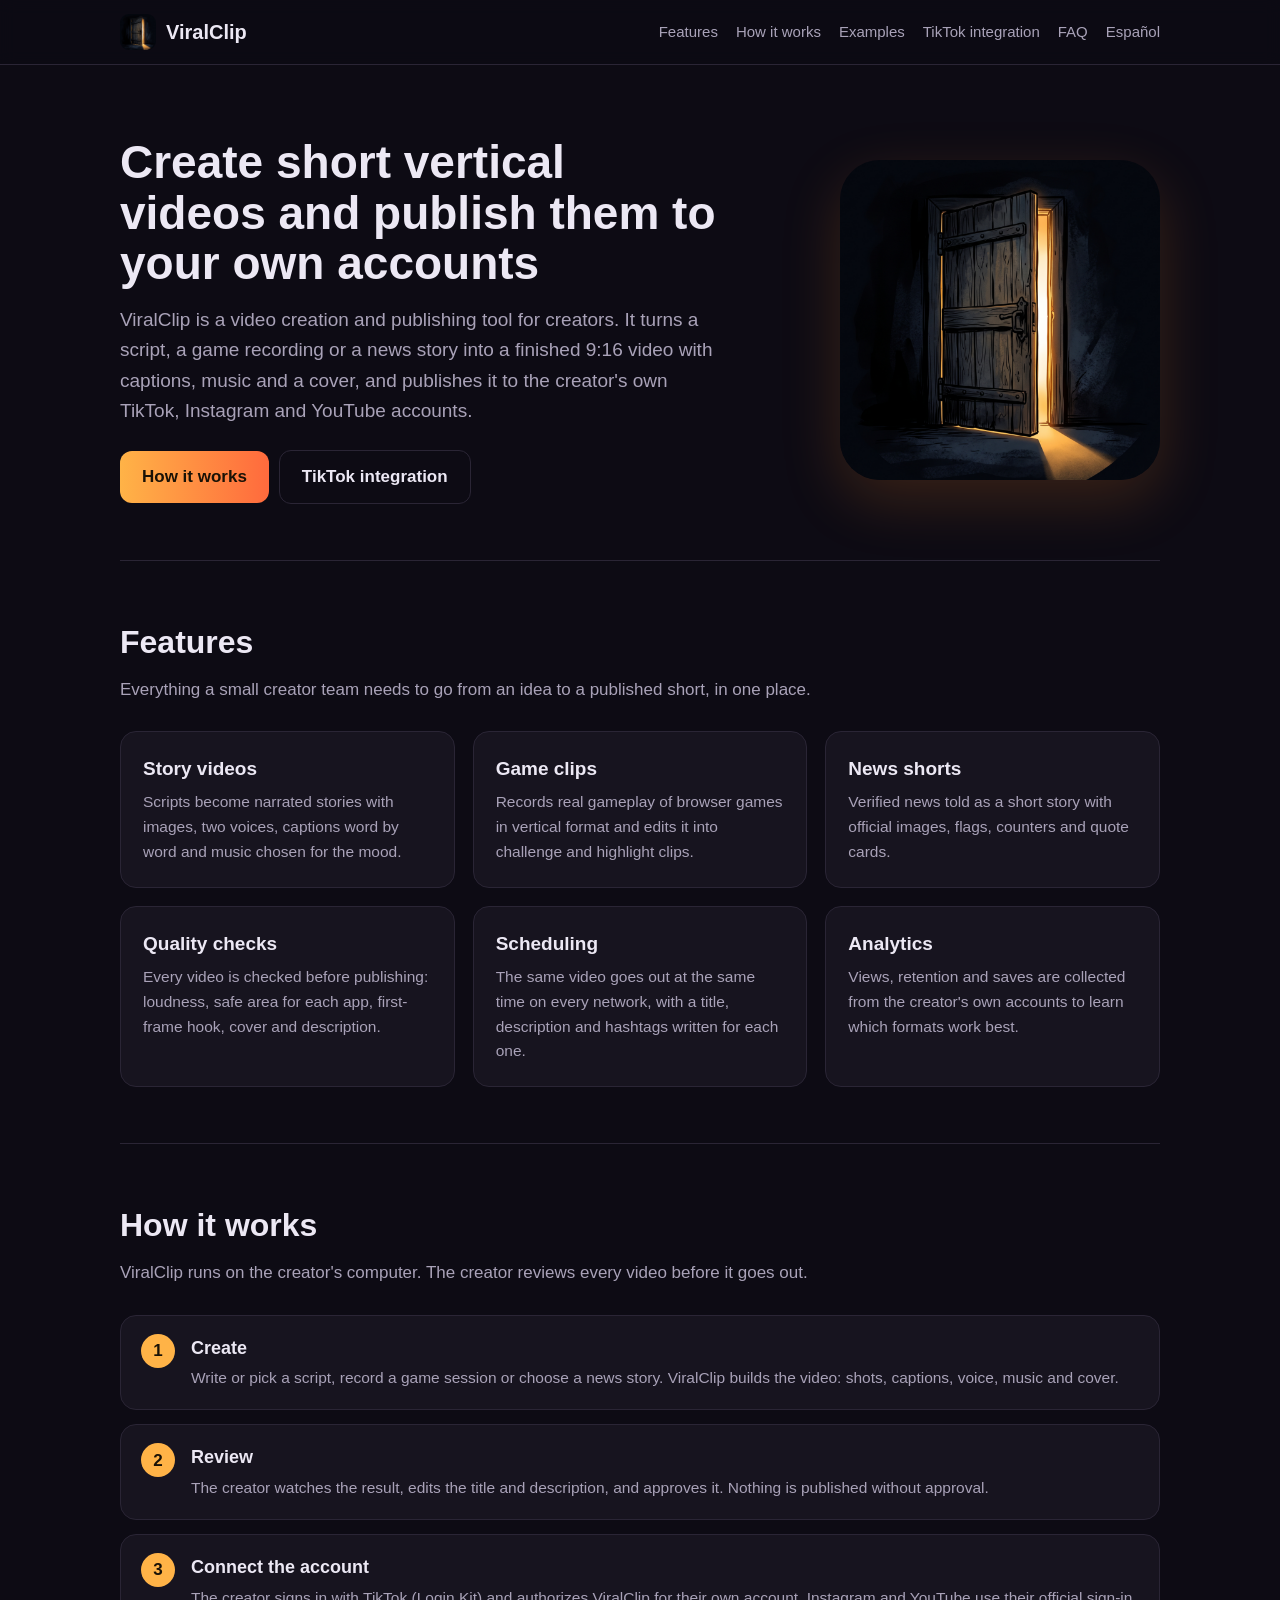
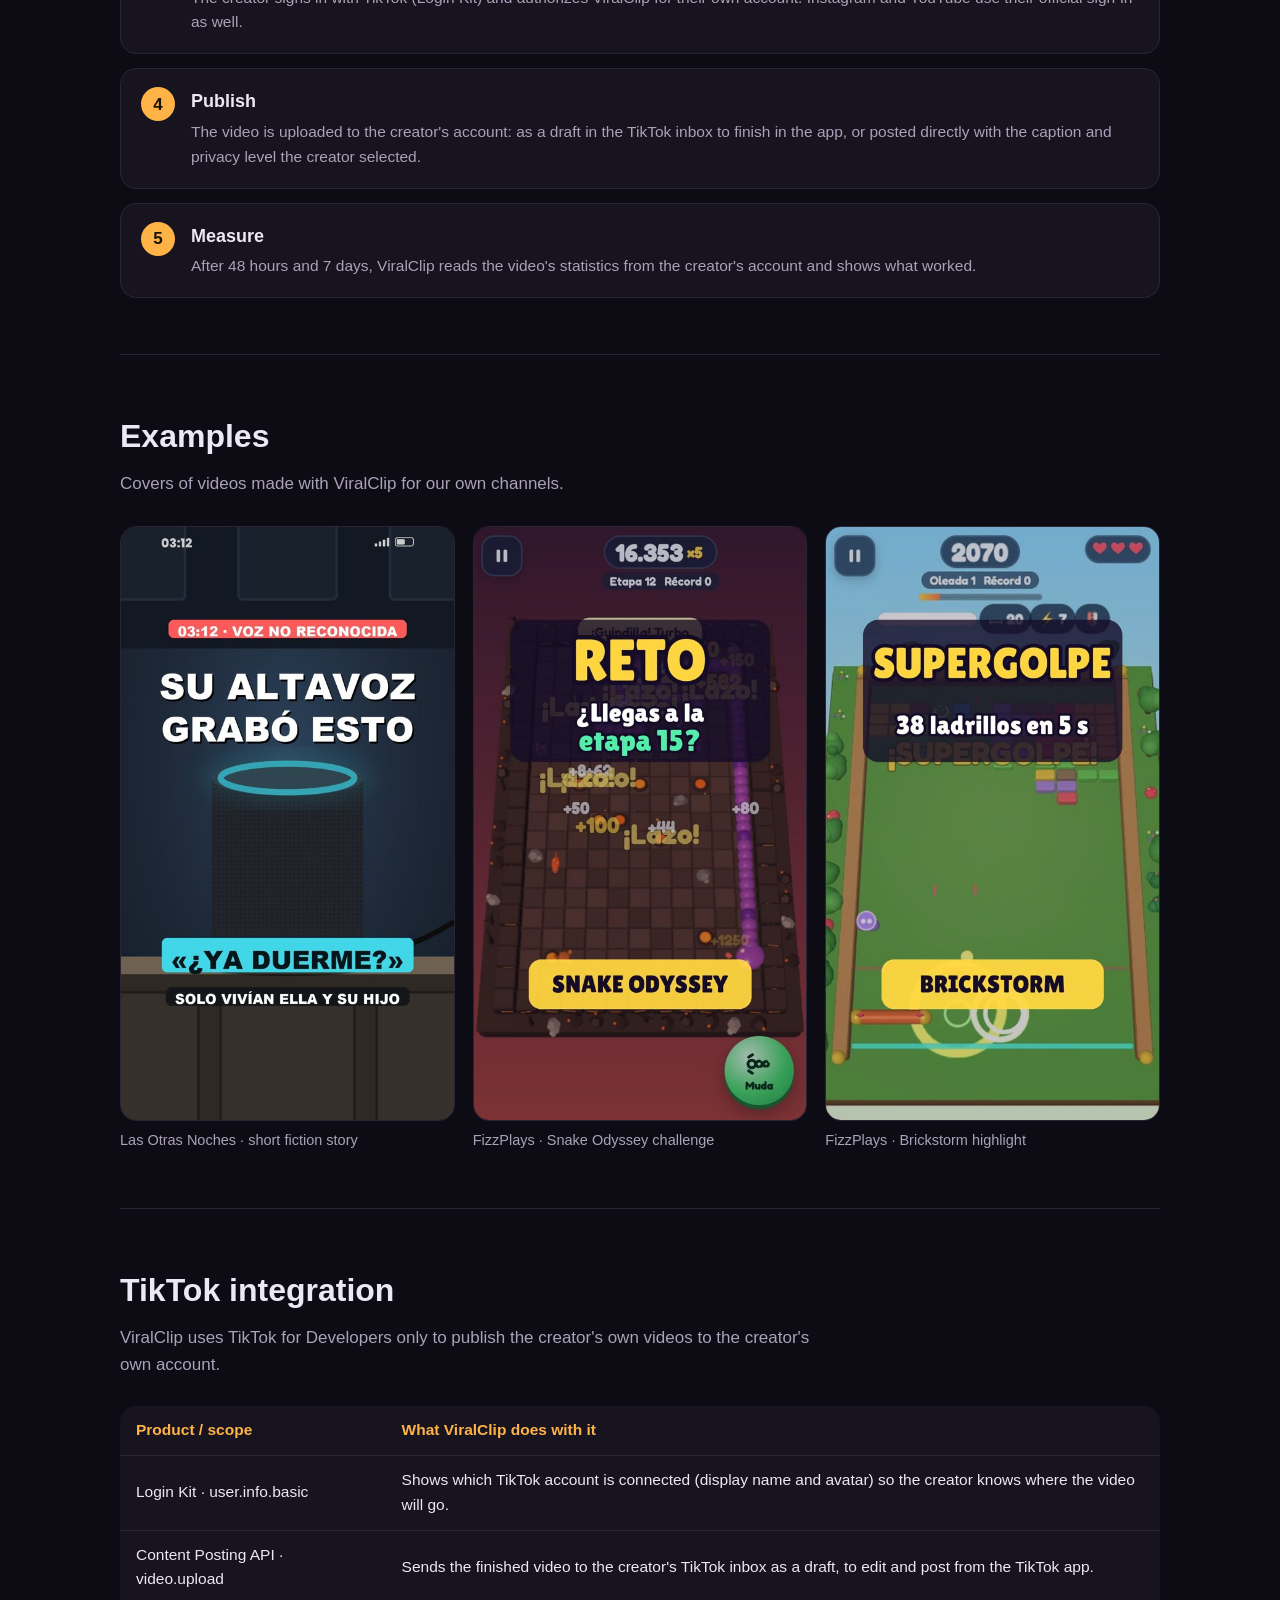
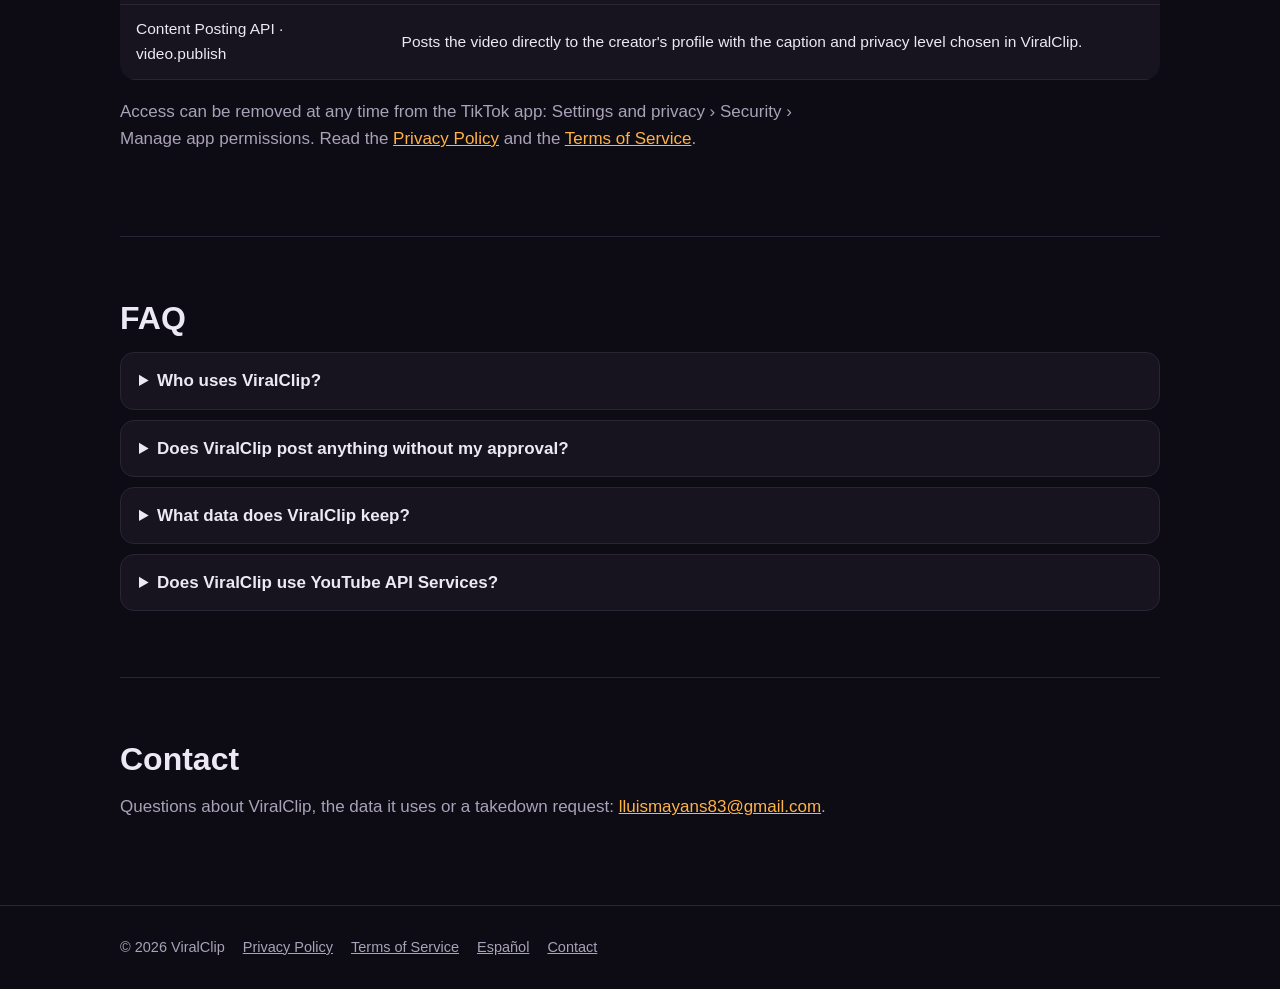
<file: index.html>
<!doctype html><html lang="en"><head><meta charset="utf-8"><meta name="viewport" content="width=device-width,initial-scale=1"><link rel="icon" href="favicon.ico" sizes="any"><link rel="icon" type="image/png" sizes="32x32" href="img/icono-32.png"><link rel="icon" type="image/png" sizes="192x192" href="img/icono-192.png"><link rel="apple-touch-icon" href="img/icono-180.png"><link rel="stylesheet" href="estilo.css">
<title>ViralClip · Create and publish vertical videos to your own accounts</title>
<meta name="description" content="ViralClip is a creator tool to make short vertical videos (stories, game clips, news) and publish them to the creator's own TikTok, Instagram and YouTube accounts.">
<meta property="og:title" content="ViralClip"><meta property="og:image" content="img/icono-1024.png"></head><body>
<header><div class="wrap"><a class="marca" href="./"><img src="img/icono-192.png" alt="ViralClip icon">ViralClip</a>
<nav><a href="#features">Features</a><a href="#how">How it works</a><a href="#examples">Examples</a><a href="#tiktok">TikTok integration</a><a href="#faq">FAQ</a><a href="es.html">Español</a></nav></div></header>
<main class="wrap">
<div class="hero"><div><h1>Create short vertical videos and publish them to your own accounts</h1>
<p>ViralClip is a video creation and publishing tool for creators. It turns a script, a game recording or a news story into a finished 9:16 video with captions, music and a cover, and publishes it to the creator's own TikTok, Instagram and YouTube accounts.</p>
<a class="btn" href="#how">How it works</a><a class="btn sec" href="#tiktok">TikTok integration</a></div>
<img class="icono" src="img/icono-1024.png" alt="ViralClip app icon: an open door with warm light"></div>

<section id="features"><h2>Features</h2><p class="intro">Everything a small creator team needs to go from an idea to a published short, in one place.</p>
<div class="grid">
<div class="card"><h3>Story videos</h3><p>Scripts become narrated stories with images, two voices, captions word by word and music chosen for the mood.</p></div>
<div class="card"><h3>Game clips</h3><p>Records real gameplay of browser games in vertical format and edits it into challenge and highlight clips.</p></div>
<div class="card"><h3>News shorts</h3><p>Verified news told as a short story with official images, flags, counters and quote cards.</p></div>
<div class="card"><h3>Quality checks</h3><p>Every video is checked before publishing: loudness, safe area for each app, first-frame hook, cover and description.</p></div>
<div class="card"><h3>Scheduling</h3><p>The same video goes out at the same time on every network, with a title, description and hashtags written for each one.</p></div>
<div class="card"><h3>Analytics</h3><p>Views, retention and saves are collected from the creator's own accounts to learn which formats work best.</p></div>
</div></section>

<section id="how"><h2>How it works</h2><p class="intro">ViralClip runs on the creator's computer. The creator reviews every video before it goes out.</p>
<div class="pasos">
<div class="paso"><h3>Create</h3><p>Write or pick a script, record a game session or choose a news story. ViralClip builds the video: shots, captions, voice, music and cover.</p></div>
<div class="paso"><h3>Review</h3><p>The creator watches the result, edits the title and description, and approves it. Nothing is published without approval.</p></div>
<div class="paso"><h3>Connect the account</h3><p>The creator signs in with TikTok (Login Kit) and authorizes ViralClip for their own account. Instagram and YouTube use their official sign-in as well.</p></div>
<div class="paso"><h3>Publish</h3><p>The video is uploaded to the creator's account: as a draft in the TikTok inbox to finish in the app, or posted directly with the caption and privacy level the creator selected.</p></div>
<div class="paso"><h3>Measure</h3><p>After 48 hours and 7 days, ViralClip reads the video's statistics from the creator's account and shows what worked.</p></div>
</div></section>

<section id="examples"><h2>Examples</h2><p class="intro">Covers of videos made with ViralClip for our own channels.</p>
<div class="ejemplos">
<figure><img src="img/ej-historia.jpg" alt="Story video cover"><figcaption>Las Otras Noches · short fiction story</figcaption></figure>
<figure><img src="img/ej-fizzplays.jpg" alt="Snake game challenge cover"><figcaption>FizzPlays · Snake Odyssey challenge</figcaption></figure>
<figure><img src="img/ej-brickstorm.jpg" alt="Brickstorm game clip cover"><figcaption>FizzPlays · Brickstorm highlight</figcaption></figure>
</div></section>

<section id="tiktok"><h2>TikTok integration</h2><p class="intro">ViralClip uses TikTok for Developers only to publish the creator's own videos to the creator's own account.</p>
<table><tr><th>Product / scope</th><th>What ViralClip does with it</th></tr>
<tr><td>Login Kit · user.info.basic</td><td>Shows which TikTok account is connected (display name and avatar) so the creator knows where the video will go.</td></tr>
<tr><td>Content Posting API · video.upload</td><td>Sends the finished video to the creator's TikTok inbox as a draft, to edit and post from the TikTok app.</td></tr>
<tr><td>Content Posting API · video.publish</td><td>Posts the video directly to the creator's profile with the caption and privacy level chosen in ViralClip.</td></tr></table>
<p class="intro" style="margin-top:18px">Access can be removed at any time from the TikTok app: Settings and privacy › Security › Manage app permissions. Read the <a href="privacidad.html">Privacy Policy</a> and the <a href="condiciones.html">Terms of Service</a>.</p></section>

<section id="faq"><h2>FAQ</h2>
<details><summary>Who uses ViralClip?</summary><p>ViralClip is used by its author and team to run their own channels: Las Otras Noches (stories), NoviralClip (news) and FizzPlays (browser games).</p></details>
<details><summary>Does ViralClip post anything without my approval?</summary><p>No. Each video is reviewed and approved before it is uploaded or scheduled.</p></details>
<details><summary>What data does ViralClip keep?</summary><p>Only what is needed to publish and measure: the access token of the connected account and the statistics of the videos it published. See the Privacy Policy.</p></details>
<details><summary>Does ViralClip use YouTube API Services?</summary><p>Yes, to upload videos to the author's own YouTube channels. See the YouTube Terms of Service and the Google Privacy Policy, linked in our Privacy Policy.</p></details>
</section>

<section id="contact"><h2>Contact</h2><p class="intro">Questions about ViralClip, the data it uses or a takedown request: <a href="mailto:lluismayans83@gmail.com">lluismayans83@gmail.com</a>.</p></section>
</main>
<footer><div class="wrap"><span>© 2026 ViralClip</span><a href="privacidad.html">Privacy Policy</a><a href="condiciones.html">Terms of Service</a><a href="es.html">Español</a><a href="mailto:lluismayans83@gmail.com">Contact</a></div></footer>
</body></html>
</file>
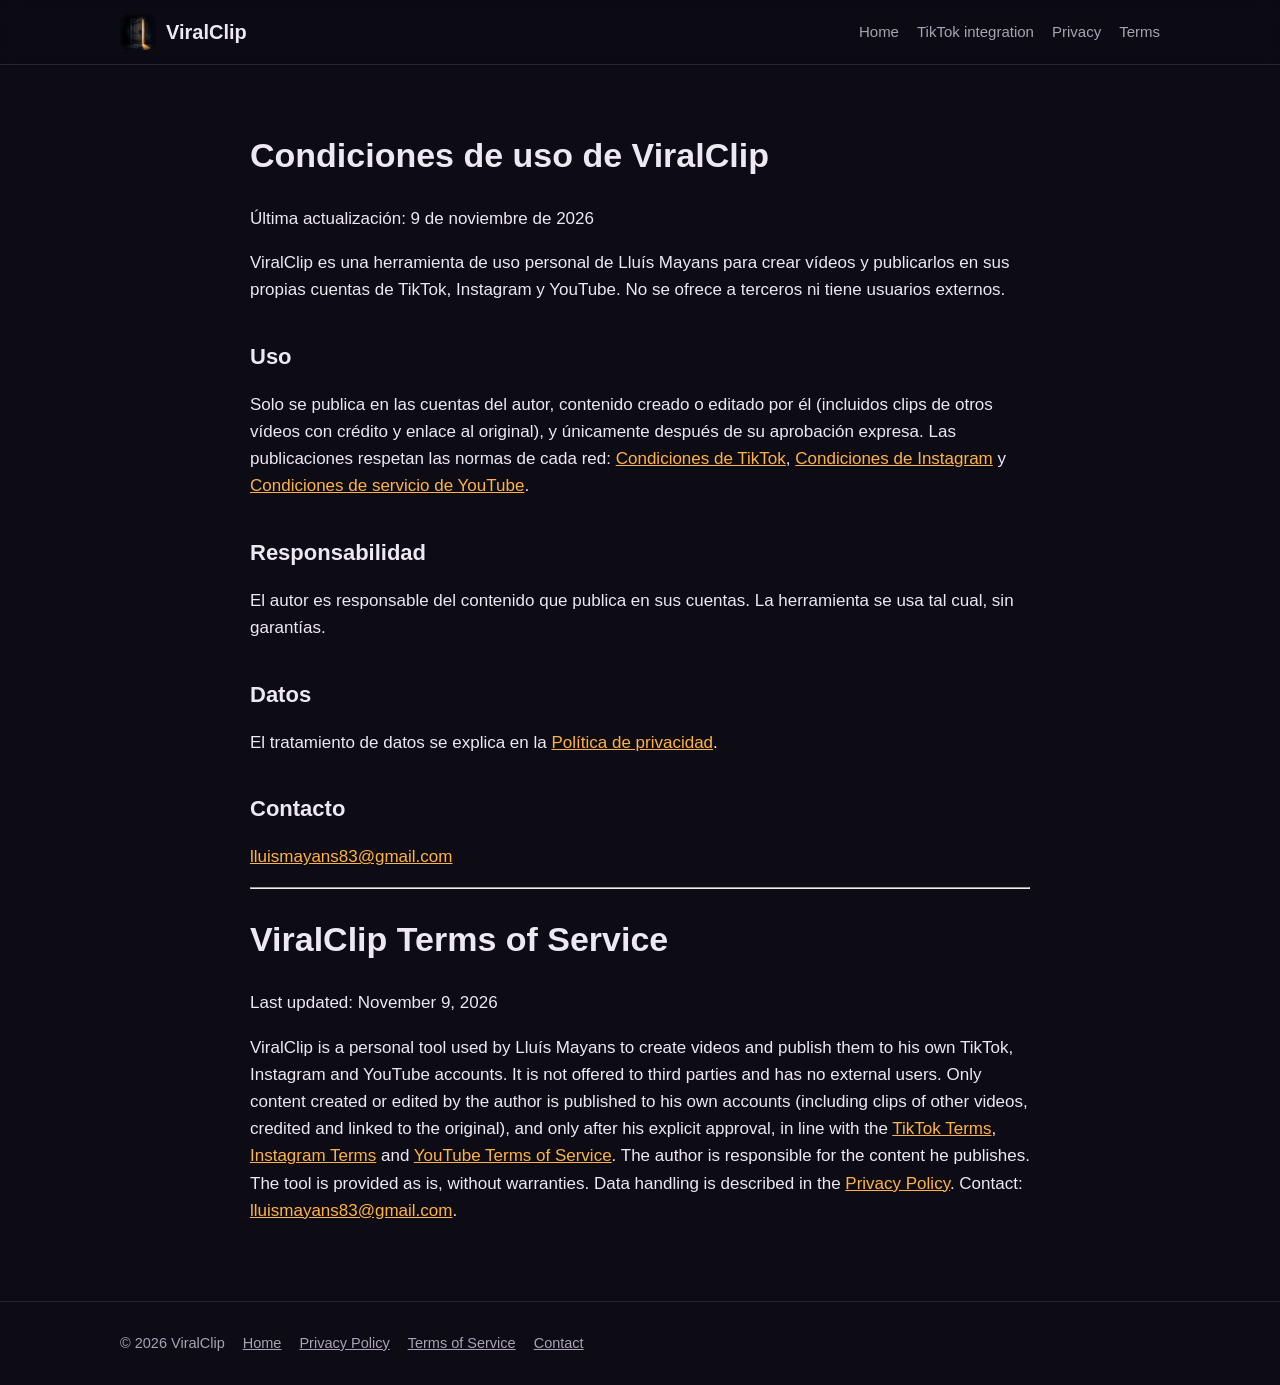
<file: condiciones.html>
<!doctype html><html lang="es"><head><title>Condiciones · ViralClip</title><meta charset="utf-8"><meta name="viewport" content="width=device-width,initial-scale=1"><link rel="icon" href="favicon.ico" sizes="any"><link rel="icon" type="image/png" sizes="32x32" href="img/icono-32.png"><link rel="icon" type="image/png" sizes="192x192" href="img/icono-192.png"><link rel="apple-touch-icon" href="img/icono-180.png"><link rel="stylesheet" href="estilo.css"></head><body><header><div class="wrap"><a class="marca" href="./"><img src="img/icono-192.png" alt="ViralClip icon">ViralClip</a><nav><a href="./">Home</a><a href="./#tiktok">TikTok integration</a><a href="privacidad.html">Privacy</a><a href="condiciones.html">Terms</a></nav></div></header><main class="doc"><h1>Condiciones de uso de ViralClip</h1><p>Última actualización: 9 de noviembre de 2026</p>
<p>ViralClip es una herramienta de uso personal de Lluís Mayans para crear vídeos y publicarlos en sus propias cuentas de TikTok, Instagram y YouTube. No se ofrece a terceros ni tiene usuarios externos.</p>
<h2>Uso</h2><p>Solo se publica en las cuentas del autor, contenido creado o editado por él (incluidos clips de otros vídeos con crédito y enlace al original), y únicamente después de su aprobación expresa. Las publicaciones respetan las normas de cada red: <a href="https://www.tiktok.com/legal/terms-of-service">Condiciones de TikTok</a>, <a href="https://help.instagram.com/581066165581870">Condiciones de Instagram</a> y <a href="https://www.youtube.com/t/terms">Condiciones de servicio de YouTube</a>.</p>
<h2>Responsabilidad</h2><p>El autor es responsable del contenido que publica en sus cuentas. La herramienta se usa tal cual, sin garantías.</p>
<h2>Datos</h2><p>El tratamiento de datos se explica en la <a href="privacidad.html">Política de privacidad</a>.</p>
<h2>Contacto</h2><p><a href="mailto:lluismayans83@gmail.com">lluismayans83@gmail.com</a></p><hr><h1>ViralClip Terms of Service</h1><p>Last updated: November 9, 2026</p>
<p>ViralClip is a personal tool used by Lluís Mayans to create videos and publish them to his own TikTok, Instagram and YouTube accounts. It is not offered to third parties and has no external users. Only content created or edited by the author is published to his own accounts (including clips of other videos, credited and linked to the original), and only after his explicit approval, in line with the <a href="https://www.tiktok.com/legal/terms-of-service">TikTok Terms</a>, <a href="https://help.instagram.com/581066165581870">Instagram Terms</a> and <a href="https://www.youtube.com/t/terms">YouTube Terms of Service</a>. The author is responsible for the content he publishes. The tool is provided as is, without warranties. Data handling is described in the <a href="privacidad.html">Privacy Policy</a>. Contact: <a href="mailto:lluismayans83@gmail.com">lluismayans83@gmail.com</a>.</p></main><footer><div class="wrap"><span>© 2026 ViralClip</span><a href="./">Home</a><a href="privacidad.html">Privacy Policy</a><a href="condiciones.html">Terms of Service</a><a href="mailto:lluismayans83@gmail.com">Contact</a></div></footer></body></html>
</file>
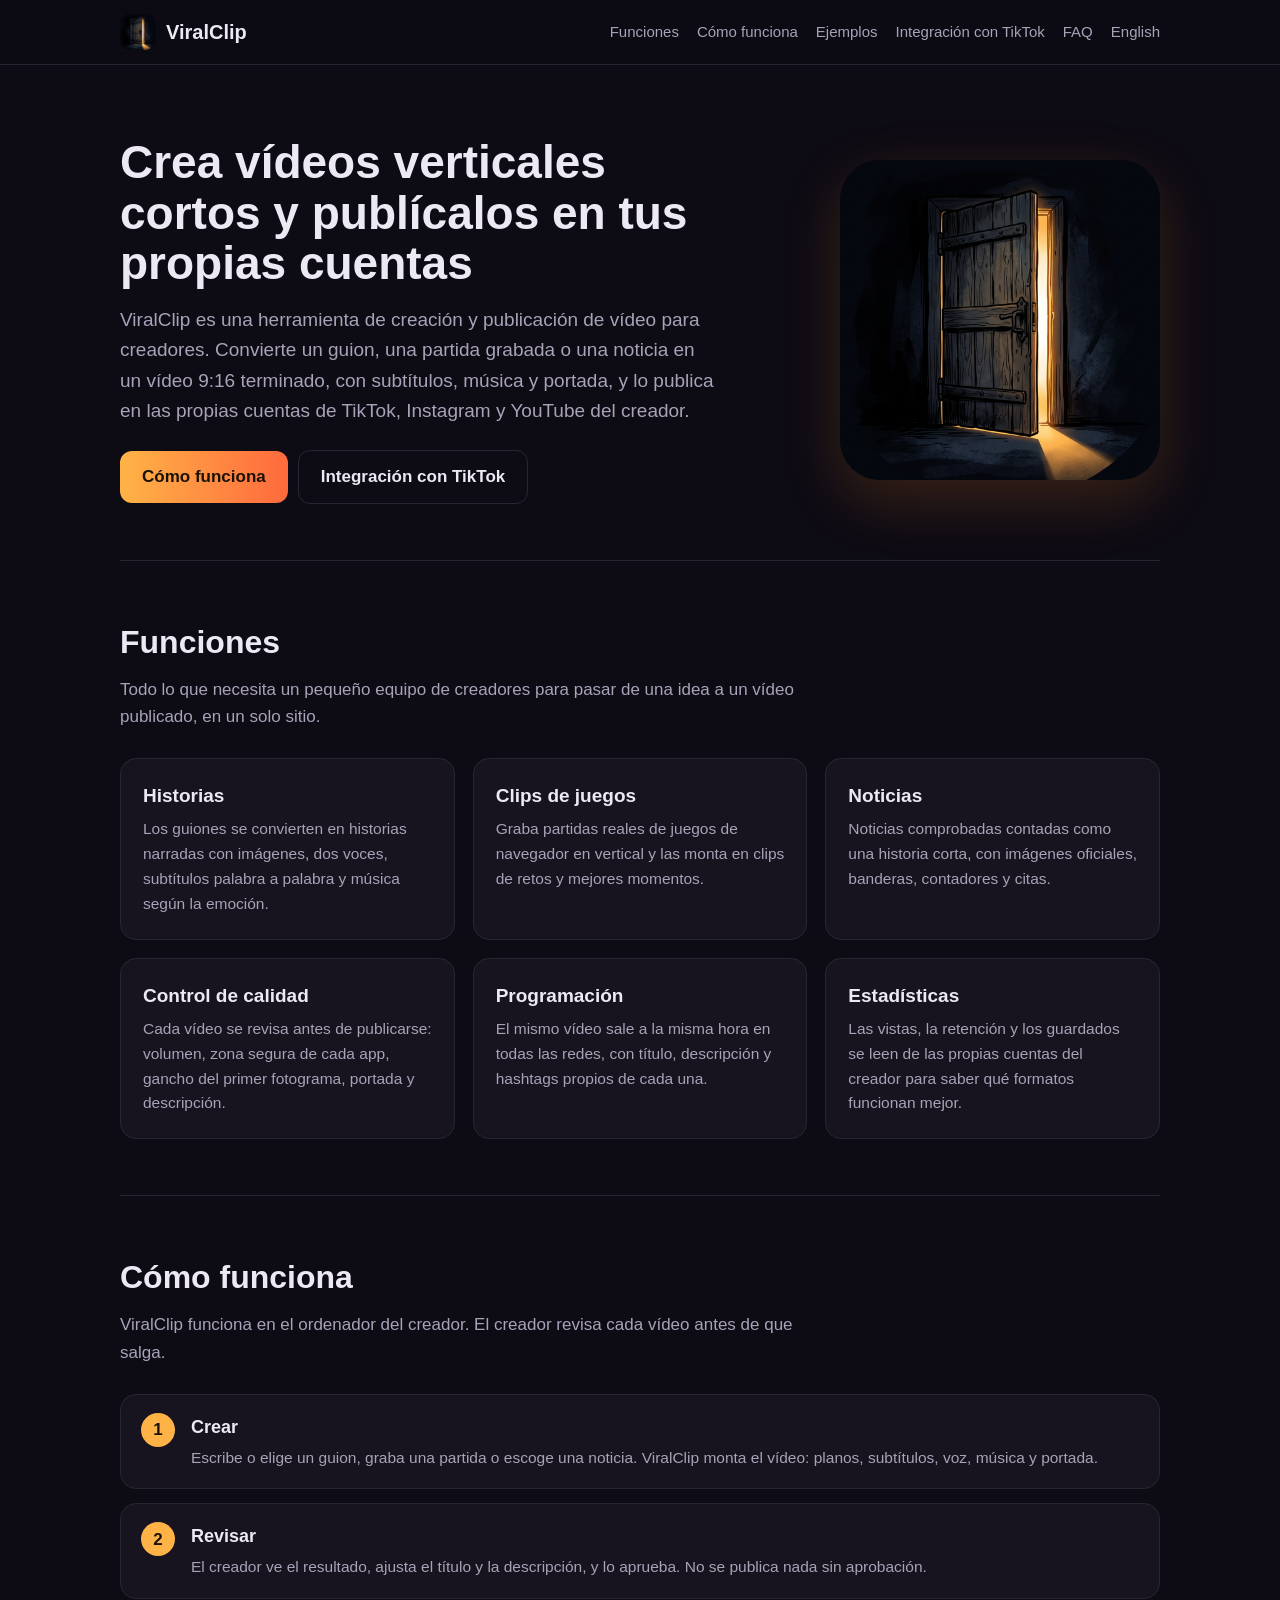
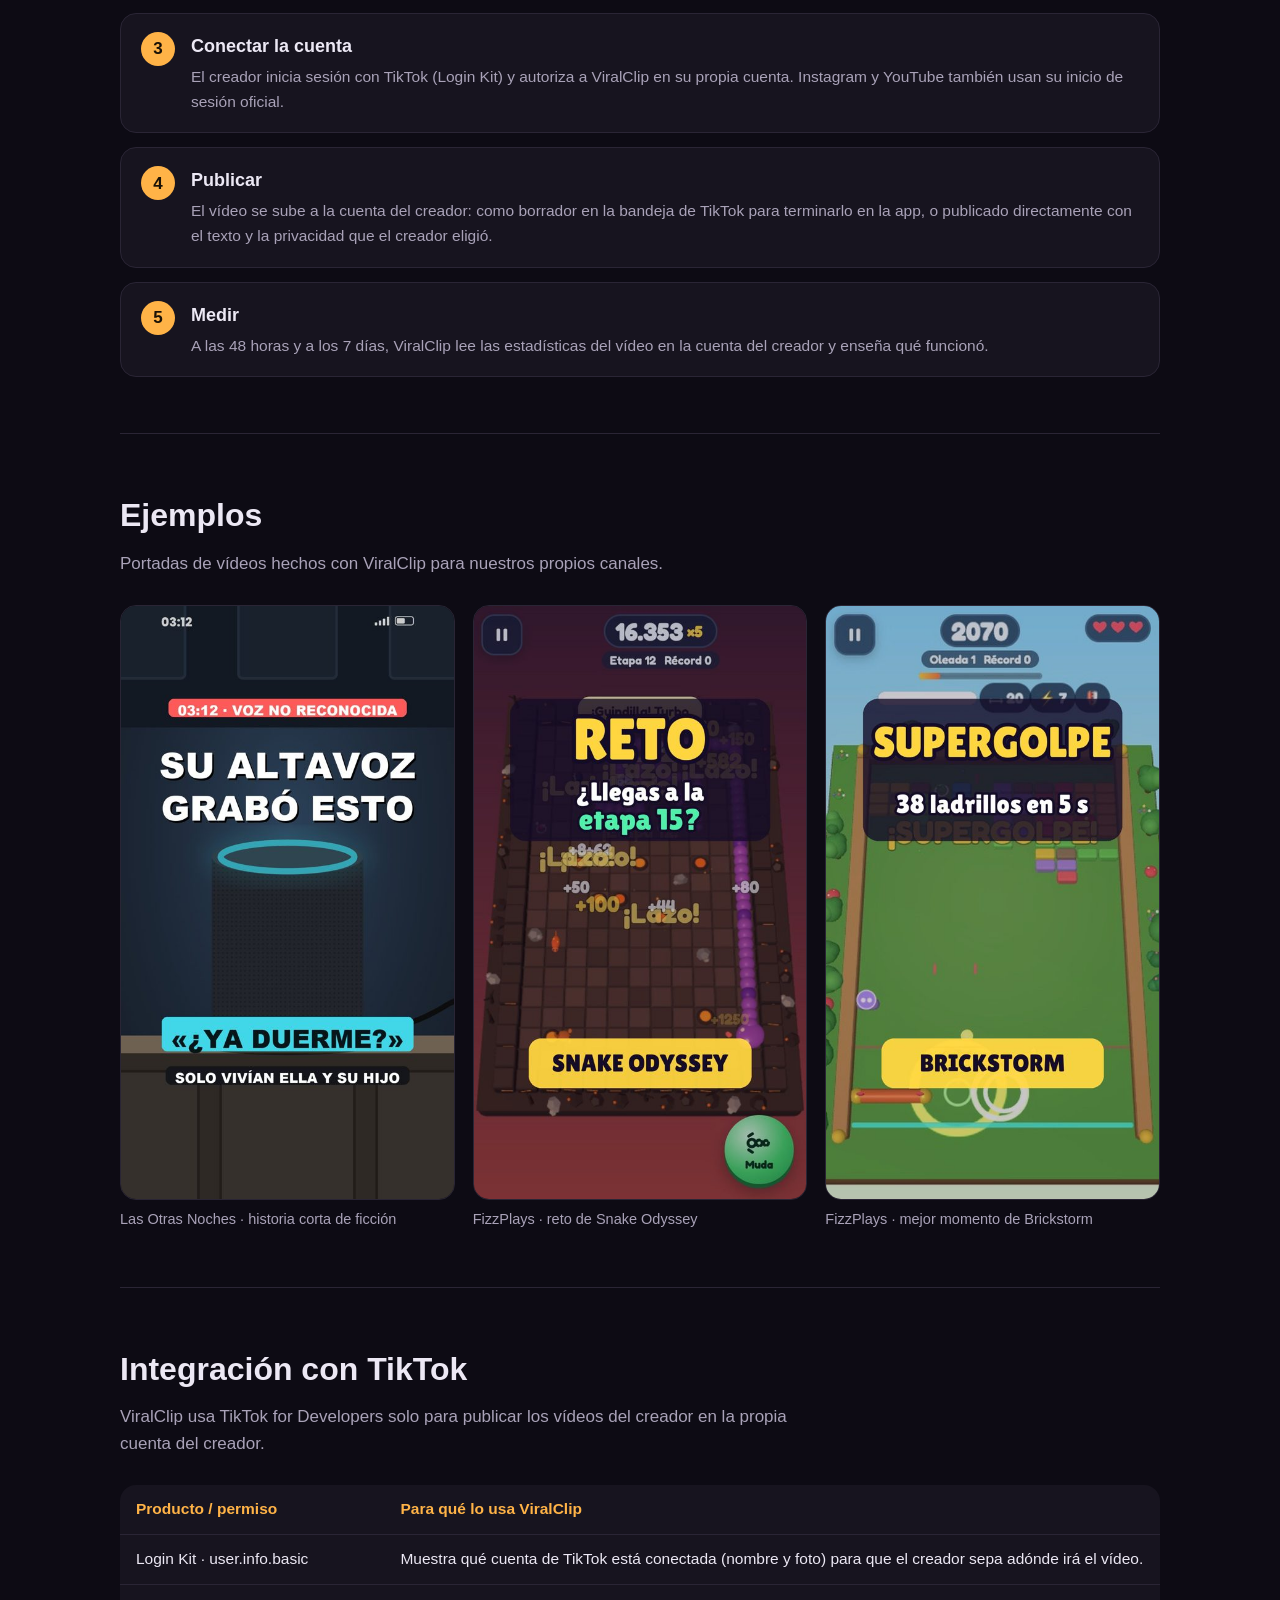
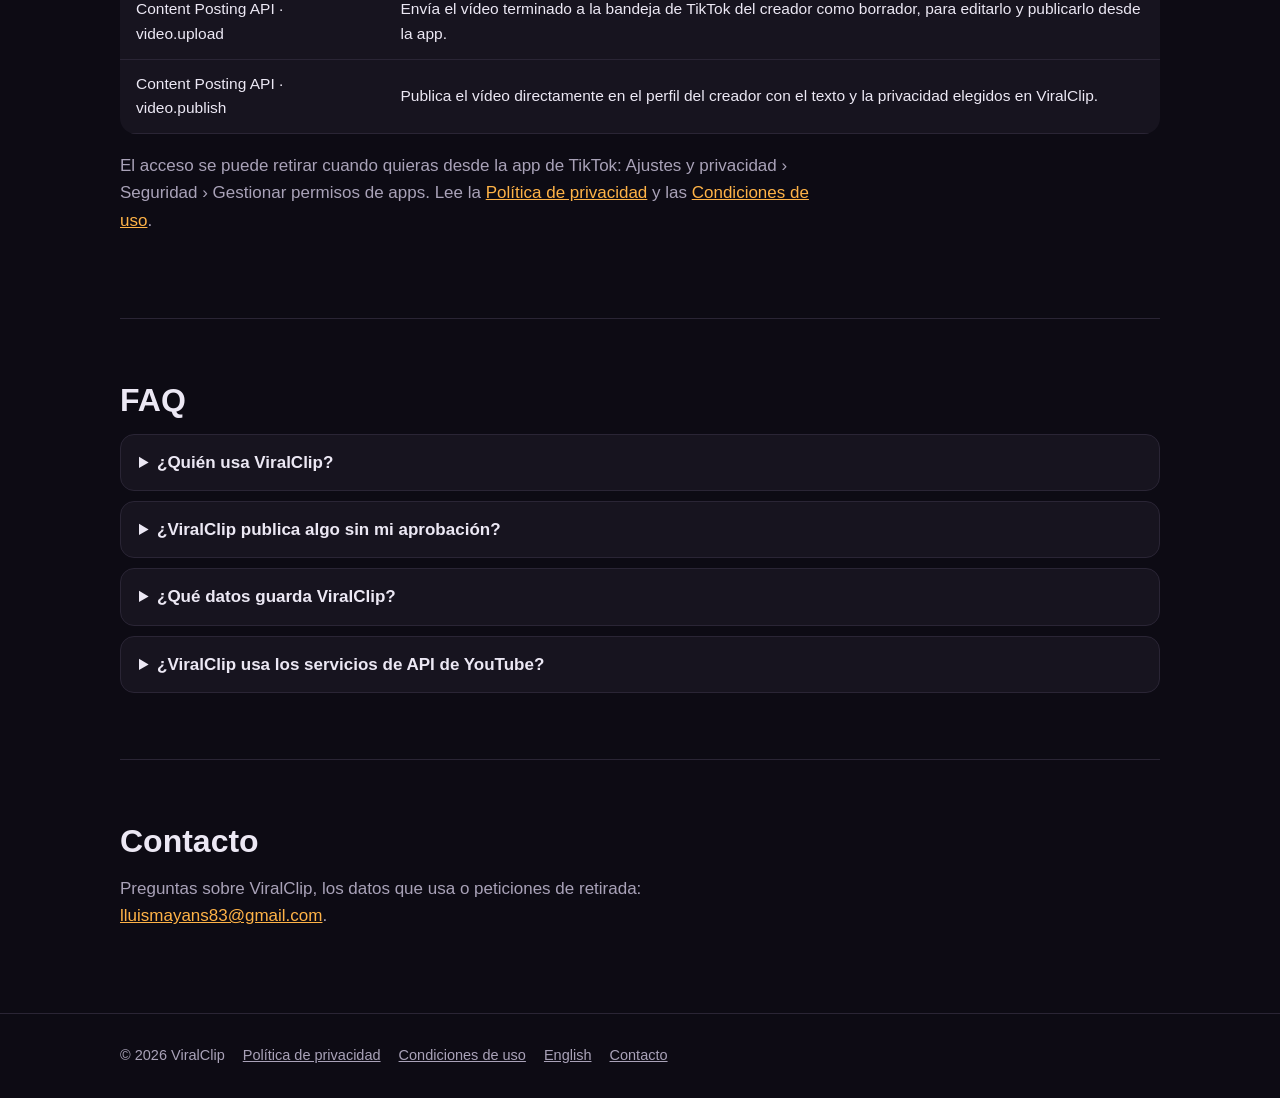
<file: es.html>
<!doctype html><html lang="es"><head><meta charset="utf-8"><meta name="viewport" content="width=device-width,initial-scale=1"><link rel="icon" href="favicon.ico" sizes="any"><link rel="icon" type="image/png" sizes="32x32" href="img/icono-32.png"><link rel="icon" type="image/png" sizes="192x192" href="img/icono-192.png"><link rel="apple-touch-icon" href="img/icono-180.png"><link rel="stylesheet" href="estilo.css">
<title>ViralClip · Crea y publica vídeos verticales en tus propias cuentas</title>
<meta name="description" content="ViralClip es una herramienta para crear vídeos verticales cortos (historias, clips de juegos, noticias) y publicarlos en las propias cuentas de TikTok, Instagram y YouTube del creador.">
<meta property="og:title" content="ViralClip"><meta property="og:image" content="img/icono-1024.png"></head><body>
<header><div class="wrap"><a class="marca" href="./"><img src="img/icono-192.png" alt="ViralClip icon">ViralClip</a>
<nav><a href="#features">Funciones</a><a href="#how">Cómo funciona</a><a href="#examples">Ejemplos</a><a href="#tiktok">Integración con TikTok</a><a href="#faq">FAQ</a><a href="./">English</a></nav></div></header>
<main class="wrap">
<div class="hero"><div><h1>Crea vídeos verticales cortos y publícalos en tus propias cuentas</h1>
<p>ViralClip es una herramienta de creación y publicación de vídeo para creadores. Convierte un guion, una partida grabada o una noticia en un vídeo 9:16 terminado, con subtítulos, música y portada, y lo publica en las propias cuentas de TikTok, Instagram y YouTube del creador.</p>
<a class="btn" href="#how">Cómo funciona</a><a class="btn sec" href="#tiktok">Integración con TikTok</a></div>
<img class="icono" src="img/icono-1024.png" alt="Icono de ViralClip: una puerta abierta con luz cálida"></div>

<section id="features"><h2>Funciones</h2><p class="intro">Todo lo que necesita un pequeño equipo de creadores para pasar de una idea a un vídeo publicado, en un solo sitio.</p>
<div class="grid">
<div class="card"><h3>Historias</h3><p>Los guiones se convierten en historias narradas con imágenes, dos voces, subtítulos palabra a palabra y música según la emoción.</p></div>
<div class="card"><h3>Clips de juegos</h3><p>Graba partidas reales de juegos de navegador en vertical y las monta en clips de retos y mejores momentos.</p></div>
<div class="card"><h3>Noticias</h3><p>Noticias comprobadas contadas como una historia corta, con imágenes oficiales, banderas, contadores y citas.</p></div>
<div class="card"><h3>Control de calidad</h3><p>Cada vídeo se revisa antes de publicarse: volumen, zona segura de cada app, gancho del primer fotograma, portada y descripción.</p></div>
<div class="card"><h3>Programación</h3><p>El mismo vídeo sale a la misma hora en todas las redes, con título, descripción y hashtags propios de cada una.</p></div>
<div class="card"><h3>Estadísticas</h3><p>Las vistas, la retención y los guardados se leen de las propias cuentas del creador para saber qué formatos funcionan mejor.</p></div>
</div></section>

<section id="how"><h2>Cómo funciona</h2><p class="intro">ViralClip funciona en el ordenador del creador. El creador revisa cada vídeo antes de que salga.</p>
<div class="pasos">
<div class="paso"><h3>Crear</h3><p>Escribe o elige un guion, graba una partida o escoge una noticia. ViralClip monta el vídeo: planos, subtítulos, voz, música y portada.</p></div>
<div class="paso"><h3>Revisar</h3><p>El creador ve el resultado, ajusta el título y la descripción, y lo aprueba. No se publica nada sin aprobación.</p></div>
<div class="paso"><h3>Conectar la cuenta</h3><p>El creador inicia sesión con TikTok (Login Kit) y autoriza a ViralClip en su propia cuenta. Instagram y YouTube también usan su inicio de sesión oficial.</p></div>
<div class="paso"><h3>Publicar</h3><p>El vídeo se sube a la cuenta del creador: como borrador en la bandeja de TikTok para terminarlo en la app, o publicado directamente con el texto y la privacidad que el creador eligió.</p></div>
<div class="paso"><h3>Medir</h3><p>A las 48 horas y a los 7 días, ViralClip lee las estadísticas del vídeo en la cuenta del creador y enseña qué funcionó.</p></div>
</div></section>

<section id="examples"><h2>Ejemplos</h2><p class="intro">Portadas de vídeos hechos con ViralClip para nuestros propios canales.</p>
<div class="ejemplos">
<figure><img src="img/ej-historia.jpg" alt="Portada de una historia"><figcaption>Las Otras Noches · historia corta de ficción</figcaption></figure>
<figure><img src="img/ej-fizzplays.jpg" alt="Portada del reto de Snake"><figcaption>FizzPlays · reto de Snake Odyssey</figcaption></figure>
<figure><img src="img/ej-brickstorm.jpg" alt="Portada del clip de Brickstorm"><figcaption>FizzPlays · mejor momento de Brickstorm</figcaption></figure>
</div></section>

<section id="tiktok"><h2>Integración con TikTok</h2><p class="intro">ViralClip usa TikTok for Developers solo para publicar los vídeos del creador en la propia cuenta del creador.</p>
<table><tr><th>Producto / permiso</th><th>Para qué lo usa ViralClip</th></tr>
<tr><td>Login Kit · user.info.basic</td><td>Muestra qué cuenta de TikTok está conectada (nombre y foto) para que el creador sepa adónde irá el vídeo.</td></tr>
<tr><td>Content Posting API · video.upload</td><td>Envía el vídeo terminado a la bandeja de TikTok del creador como borrador, para editarlo y publicarlo desde la app.</td></tr>
<tr><td>Content Posting API · video.publish</td><td>Publica el vídeo directamente en el perfil del creador con el texto y la privacidad elegidos en ViralClip.</td></tr></table>
<p class="intro" style="margin-top:18px">El acceso se puede retirar cuando quieras desde la app de TikTok: Ajustes y privacidad › Seguridad › Gestionar permisos de apps. Lee la <a href="privacidad.html">Política de privacidad</a> y las <a href="condiciones.html">Condiciones de uso</a>.</p></section>

<section id="faq"><h2>FAQ</h2>
<details><summary>¿Quién usa ViralClip?</summary><p>ViralClip lo usan su autor y su equipo para llevar sus propios canales: Las Otras Noches (historias), NoviralClip (noticias) y FizzPlays (juegos de navegador).</p></details>
<details><summary>¿ViralClip publica algo sin mi aprobación?</summary><p>No. Cada vídeo se revisa y se aprueba antes de subirlo o programarlo.</p></details>
<details><summary>¿Qué datos guarda ViralClip?</summary><p>Solo lo necesario para publicar y medir: el token de acceso de la cuenta conectada y las estadísticas de los vídeos que publicó. Consulta la política de privacidad.</p></details>
<details><summary>¿ViralClip usa los servicios de API de YouTube?</summary><p>Sí, para subir vídeos a los propios canales de YouTube del autor. Consulta las condiciones de YouTube y la política de privacidad de Google, enlazadas en nuestra política de privacidad.</p></details>
</section>

<section id="contact"><h2>Contacto</h2><p class="intro">Preguntas sobre ViralClip, los datos que usa o peticiones de retirada: <a href="mailto:lluismayans83@gmail.com">lluismayans83@gmail.com</a>.</p></section>
</main>
<footer><div class="wrap"><span>© 2026 ViralClip</span><a href="privacidad.html">Política de privacidad</a><a href="condiciones.html">Condiciones de uso</a><a href="./">English</a><a href="mailto:lluismayans83@gmail.com">Contacto</a></div></footer>
</body></html>
</file>
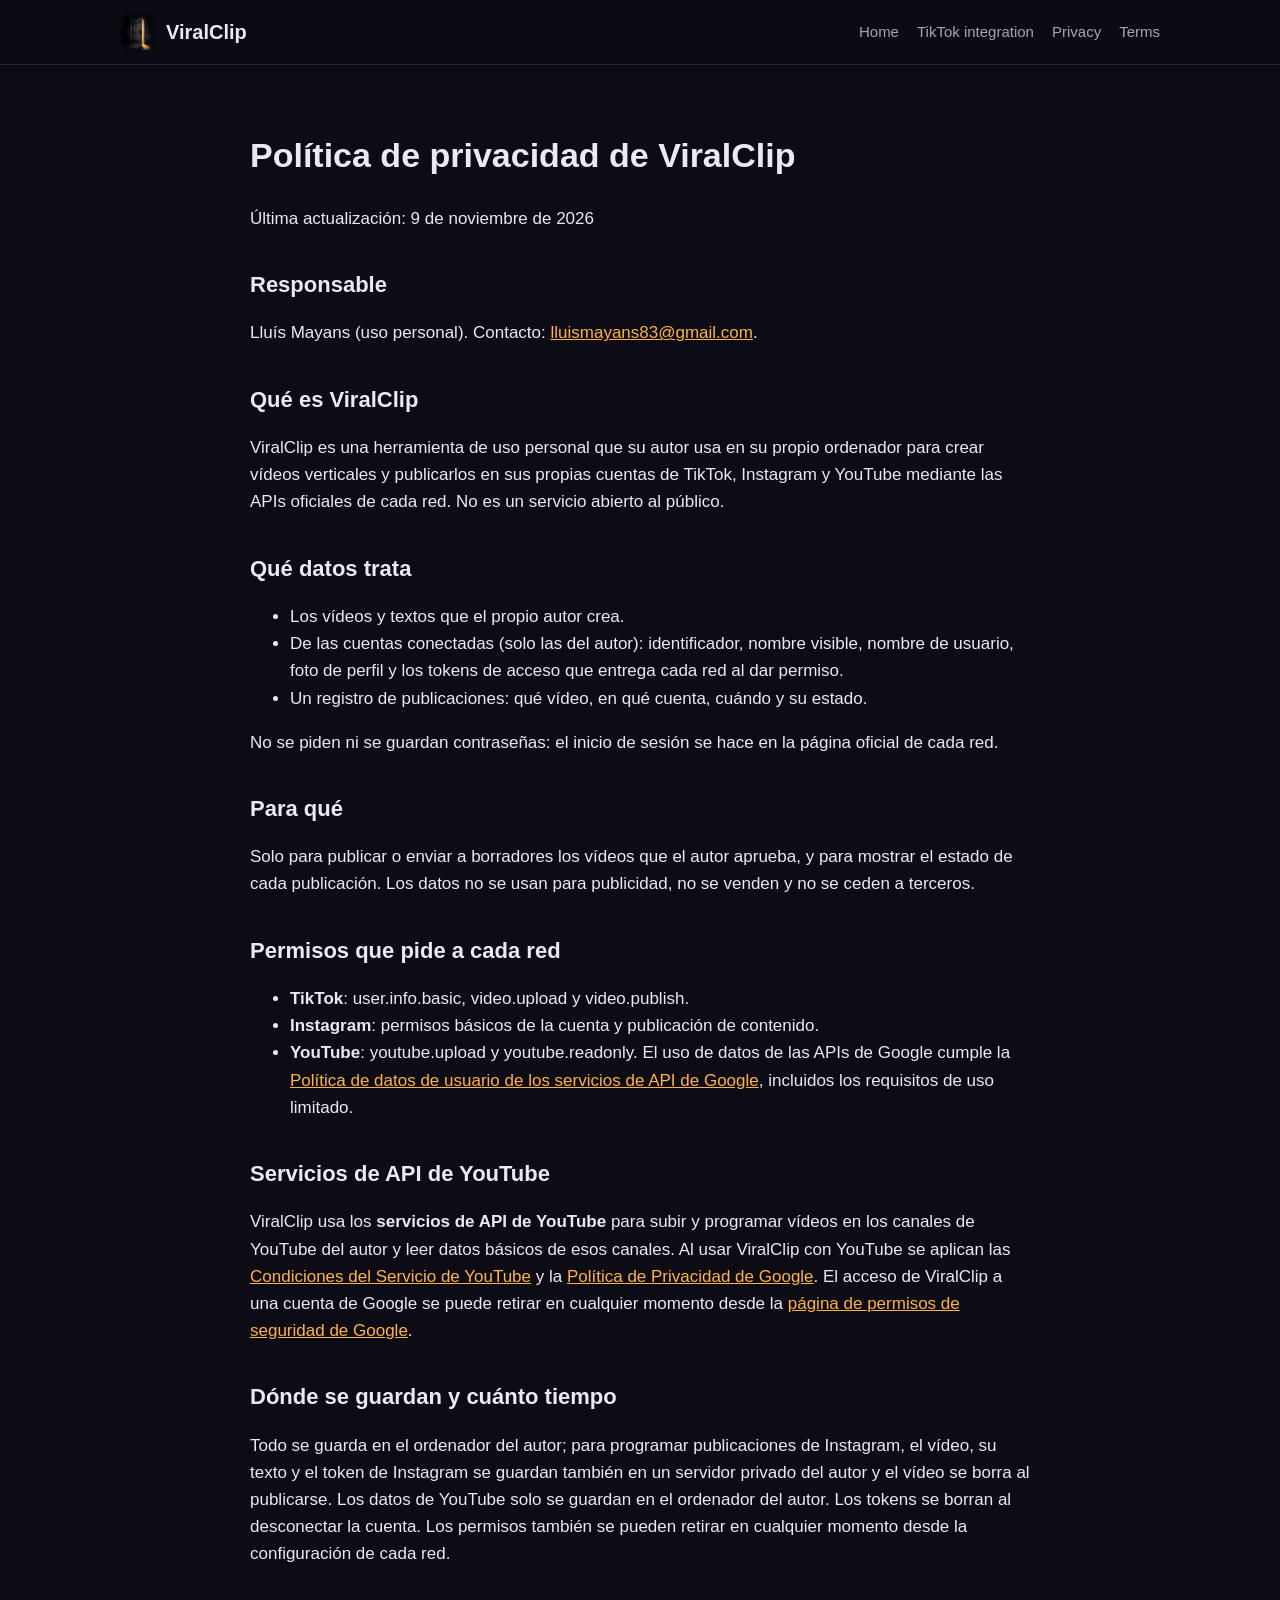
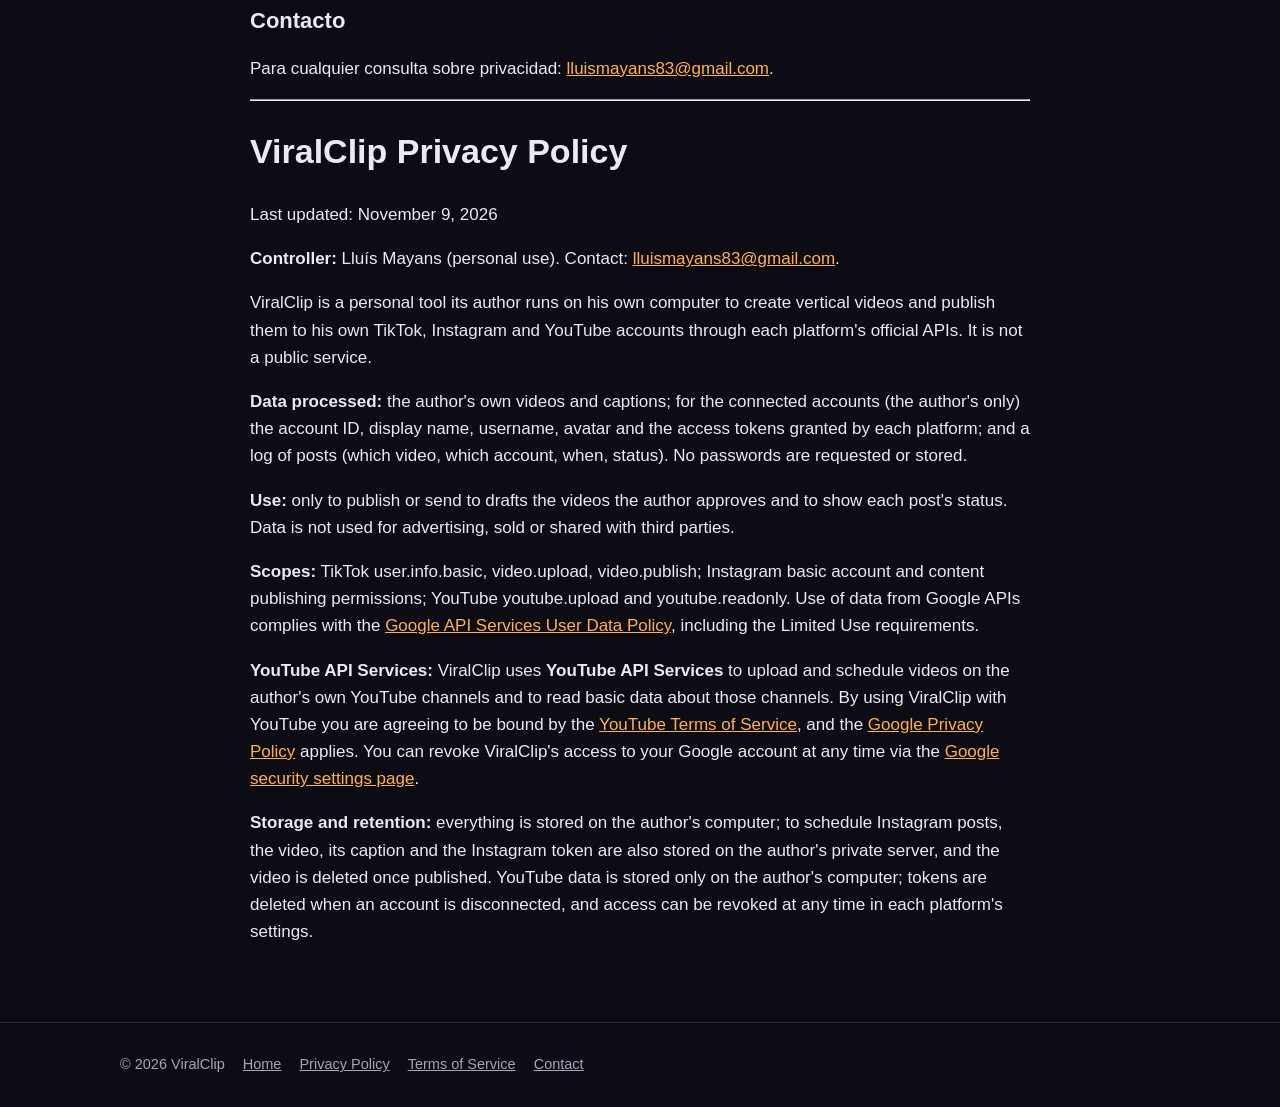
<file: privacidad.html>
<!doctype html><html lang="es"><head><title>Privacidad · ViralClip</title><meta charset="utf-8"><meta name="viewport" content="width=device-width,initial-scale=1"><link rel="icon" href="favicon.ico" sizes="any"><link rel="icon" type="image/png" sizes="32x32" href="img/icono-32.png"><link rel="icon" type="image/png" sizes="192x192" href="img/icono-192.png"><link rel="apple-touch-icon" href="img/icono-180.png"><link rel="stylesheet" href="estilo.css"></head><body><header><div class="wrap"><a class="marca" href="./"><img src="img/icono-192.png" alt="ViralClip icon">ViralClip</a><nav><a href="./">Home</a><a href="./#tiktok">TikTok integration</a><a href="privacidad.html">Privacy</a><a href="condiciones.html">Terms</a></nav></div></header><main class="doc"><h1>Política de privacidad de ViralClip</h1><p>Última actualización: 9 de noviembre de 2026</p>
<h2>Responsable</h2><p>Lluís Mayans (uso personal). Contacto: <a href="mailto:lluismayans83@gmail.com">lluismayans83@gmail.com</a>.</p>
<h2>Qué es ViralClip</h2><p>ViralClip es una herramienta de uso personal que su autor usa en su propio ordenador para crear vídeos verticales y publicarlos en sus propias cuentas de TikTok, Instagram y YouTube mediante las APIs oficiales de cada red. No es un servicio abierto al público.</p>
<h2>Qué datos trata</h2><ul><li>Los vídeos y textos que el propio autor crea.</li><li>De las cuentas conectadas (solo las del autor): identificador, nombre visible, nombre de usuario, foto de perfil y los tokens de acceso que entrega cada red al dar permiso.</li><li>Un registro de publicaciones: qué vídeo, en qué cuenta, cuándo y su estado.</li></ul>
<p>No se piden ni se guardan contraseñas: el inicio de sesión se hace en la página oficial de cada red.</p>
<h2>Para qué</h2><p>Solo para publicar o enviar a borradores los vídeos que el autor aprueba, y para mostrar el estado de cada publicación. Los datos no se usan para publicidad, no se venden y no se ceden a terceros.</p>
<h2>Permisos que pide a cada red</h2><ul><li><b>TikTok</b>: user.info.basic, video.upload y video.publish.</li><li><b>Instagram</b>: permisos básicos de la cuenta y publicación de contenido.</li><li><b>YouTube</b>: youtube.upload y youtube.readonly. El uso de datos de las APIs de Google cumple la <a href="https://developers.google.com/terms/api-services-user-data-policy">Política de datos de usuario de los servicios de API de Google</a>, incluidos los requisitos de uso limitado.</li></ul>
<h2>Servicios de API de YouTube</h2><p>ViralClip usa los <b>servicios de API de YouTube</b> para subir y programar vídeos en los canales de YouTube del autor y leer datos básicos de esos canales. Al usar ViralClip con YouTube se aplican las <a href="https://www.youtube.com/t/terms">Condiciones del Servicio de YouTube</a> y la <a href="https://policies.google.com/privacy">Política de Privacidad de Google</a>. El acceso de ViralClip a una cuenta de Google se puede retirar en cualquier momento desde la <a href="https://security.google.com/settings/security/permissions">página de permisos de seguridad de Google</a>.</p>
<h2>Dónde se guardan y cuánto tiempo</h2><p>Todo se guarda en el ordenador del autor; para programar publicaciones de Instagram, el vídeo, su texto y el token de Instagram se guardan también en un servidor privado del autor y el vídeo se borra al publicarse. Los datos de YouTube solo se guardan en el ordenador del autor. Los tokens se borran al desconectar la cuenta. Los permisos también se pueden retirar en cualquier momento desde la configuración de cada red.</p>
<h2>Contacto</h2><p>Para cualquier consulta sobre privacidad: <a href="mailto:lluismayans83@gmail.com">lluismayans83@gmail.com</a>.</p><hr><h1>ViralClip Privacy Policy</h1><p>Last updated: November 9, 2026</p>
<p><b>Controller:</b> Lluís Mayans (personal use). Contact: <a href="mailto:lluismayans83@gmail.com">lluismayans83@gmail.com</a>.</p>
<p>ViralClip is a personal tool its author runs on his own computer to create vertical videos and publish them to his own TikTok, Instagram and YouTube accounts through each platform's official APIs. It is not a public service.</p>
<p><b>Data processed:</b> the author's own videos and captions; for the connected accounts (the author's only) the account ID, display name, username, avatar and the access tokens granted by each platform; and a log of posts (which video, which account, when, status). No passwords are requested or stored.</p>
<p><b>Use:</b> only to publish or send to drafts the videos the author approves and to show each post's status. Data is not used for advertising, sold or shared with third parties.</p>
<p><b>Scopes:</b> TikTok user.info.basic, video.upload, video.publish; Instagram basic account and content publishing permissions; YouTube youtube.upload and youtube.readonly. Use of data from Google APIs complies with the <a href="https://developers.google.com/terms/api-services-user-data-policy">Google API Services User Data Policy</a>, including the Limited Use requirements.</p>
<p><b>YouTube API Services:</b> ViralClip uses <b>YouTube API Services</b> to upload and schedule videos on the author's own YouTube channels and to read basic data about those channels. By using ViralClip with YouTube you are agreeing to be bound by the <a href="https://www.youtube.com/t/terms">YouTube Terms of Service</a>, and the <a href="https://policies.google.com/privacy">Google Privacy Policy</a> applies. You can revoke ViralClip's access to your Google account at any time via the <a href="https://security.google.com/settings/security/permissions">Google security settings page</a>.</p>
<p><b>Storage and retention:</b> everything is stored on the author's computer; to schedule Instagram posts, the video, its caption and the Instagram token are also stored on the author's private server, and the video is deleted once published. YouTube data is stored only on the author's computer; tokens are deleted when an account is disconnected, and access can be revoked at any time in each platform's settings.</p></main><footer><div class="wrap"><span>© 2026 ViralClip</span><a href="./">Home</a><a href="privacidad.html">Privacy Policy</a><a href="condiciones.html">Terms of Service</a><a href="mailto:lluismayans83@gmail.com">Contact</a></div></footer></body></html>
</file>
<file: estilo.css>
:root{--bg:#0d0b14;--panel:#17141f;--line:#2a2535;--txt:#ece8f4;--sub:#a9a2b8;--acc:#ffb347;--acc2:#ff6a3d}
*{box-sizing:border-box}html{scroll-behavior:smooth}
body{margin:0;background:var(--bg);color:var(--txt);font:17px/1.6 -apple-system,BlinkMacSystemFont,"Segoe UI",Roboto,sans-serif}
a{color:var(--acc)}img{max-width:100%;display:block}
.wrap{max-width:1080px;margin:0 auto;padding:0 20px}
header{position:sticky;top:0;background:rgba(13,11,20,.92);backdrop-filter:blur(8px);border-bottom:1px solid var(--line);z-index:5}
header .wrap{display:flex;align-items:center;gap:20px;height:64px}
.marca{display:flex;align-items:center;gap:10px;color:var(--txt);text-decoration:none;font-weight:700;font-size:20px}
.marca img{width:36px;height:36px;border-radius:9px}
nav{margin-left:auto;display:flex;gap:18px;flex-wrap:wrap}nav a{color:var(--sub);text-decoration:none;font-size:15px}nav a:hover{color:var(--txt)}
.hero{padding:72px 0 56px;display:grid;grid-template-columns:1.2fr .8fr;gap:40px;align-items:center}
.hero h1{font-size:46px;line-height:1.1;margin:0 0 16px}.hero p{color:var(--sub);font-size:19px;margin:0 0 24px}
.hero .icono{width:100%;max-width:320px;border-radius:40px;margin-left:auto;box-shadow:0 20px 60px rgba(255,140,40,.18)}
.btn{display:inline-block;background:linear-gradient(90deg,var(--acc),var(--acc2));color:#1a1206;font-weight:700;padding:12px 22px;border-radius:12px;text-decoration:none;margin-right:10px}
.btn.sec{background:none;border:1px solid var(--line);color:var(--txt)}
section{padding:56px 0;border-top:1px solid var(--line)}h2{font-size:32px;margin:0 0 8px}.intro{color:var(--sub);margin:0 0 28px;max-width:720px}
.grid{display:grid;grid-template-columns:repeat(3,1fr);gap:18px}
.card{background:var(--panel);border:1px solid var(--line);border-radius:16px;padding:22px}.card h3{margin:0 0 6px;font-size:19px}.card p{margin:0;color:var(--sub);font-size:15.5px}
.pasos{counter-reset:p;display:grid;gap:14px}.paso{background:var(--panel);border:1px solid var(--line);border-radius:16px;padding:18px 22px 18px 70px;position:relative}
.paso:before{counter-increment:p;content:counter(p);position:absolute;left:20px;top:18px;width:34px;height:34px;border-radius:50%;background:var(--acc);color:#1a1206;font-weight:800;display:grid;place-items:center}
.paso h3{margin:0 0 4px;font-size:18px}.paso p{margin:0;color:var(--sub);font-size:15.5px}
.ejemplos{display:grid;grid-template-columns:repeat(3,1fr);gap:18px}.ejemplos figure{margin:0}.ejemplos img{border-radius:16px;border:1px solid var(--line);aspect-ratio:9/16;object-fit:cover;width:100%}
.ejemplos figcaption{color:var(--sub);font-size:14.5px;margin-top:8px}
table{width:100%;border-collapse:collapse;background:var(--panel);border-radius:16px;overflow:hidden}td,th{padding:12px 16px;border-bottom:1px solid var(--line);text-align:left;font-size:15.5px}th{color:var(--acc)}
details{background:var(--panel);border:1px solid var(--line);border-radius:14px;padding:14px 18px;margin-bottom:10px}summary{cursor:pointer;font-weight:600}details p{color:var(--sub);margin:10px 0 0}
footer{border-top:1px solid var(--line);padding:30px 0;color:var(--sub);font-size:14.5px}footer .wrap{display:flex;gap:18px;flex-wrap:wrap;align-items:center}footer a{color:var(--sub)}
.doc{max-width:820px;padding:40px 20px 60px;margin:0 auto}.doc h1{font-size:34px}.doc h2{font-size:22px;margin-top:1.6em}
@media(max-width:820px){.hero{grid-template-columns:1fr;padding:44px 0}.hero h1{font-size:34px}.hero .icono{margin:0;max-width:200px}.grid,.ejemplos{grid-template-columns:1fr}nav{display:none}}
</file>
